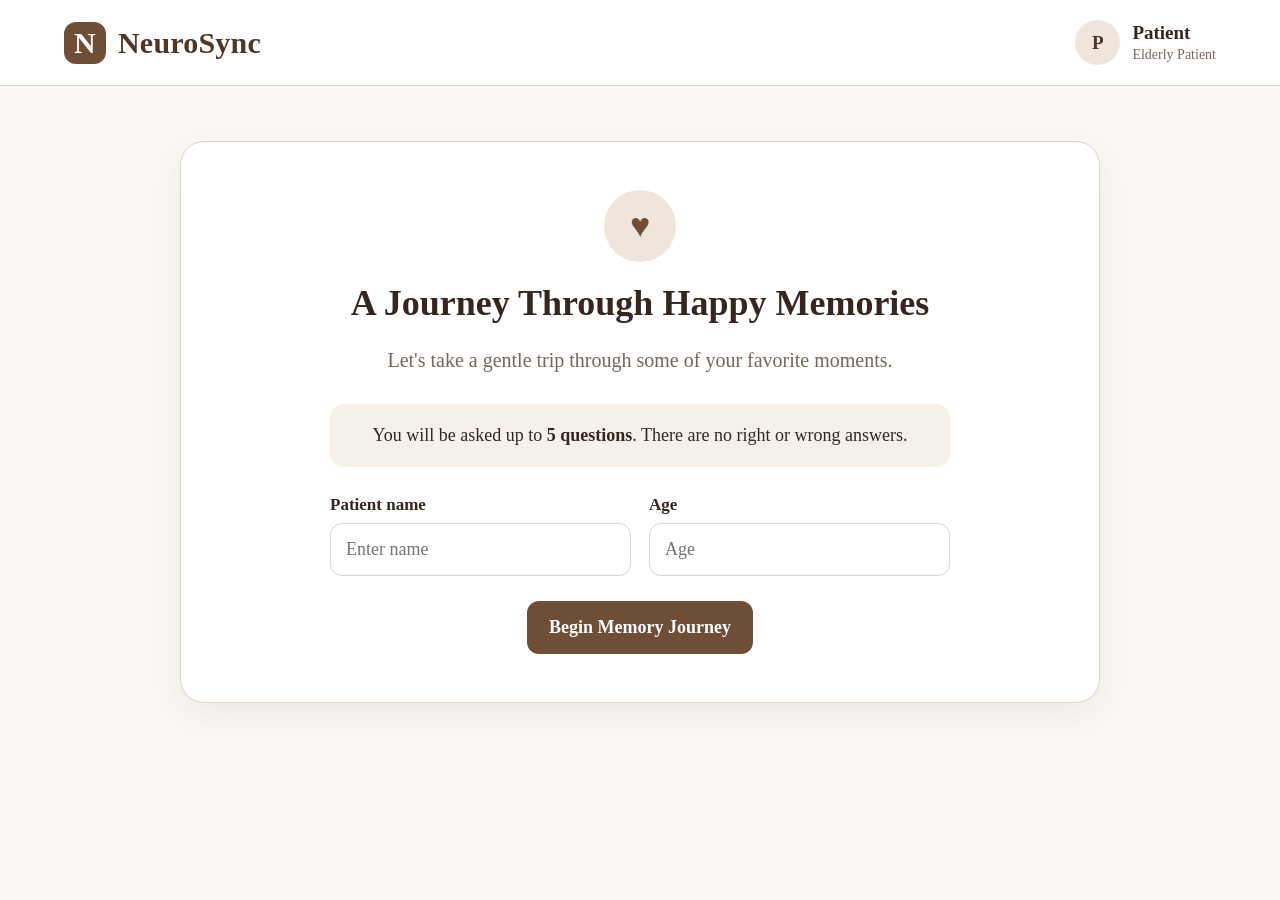
<file: NeuroSync_Memory_Journey_fixed/index.html>
<!DOCTYPE html>
<html lang="en">
<head>
  <meta charset="UTF-8">
  <meta name="viewport" content="width=device-width, initial-scale=1.0">
  <title>NeuroSync — Memory Journey</title>
  <link rel="stylesheet" href="style.css">
</head>
<body>
  <header class="topbar">
    <div class="brand"><span class="brand-mark">N</span> NeuroSync</div>
    <div class="patient-profile">
      <div class="avatar">P</div>
      <div><strong id="patientName">Patient</strong><small id="patientAge">Elderly Patient</small></div>
    </div>
  </header>

  <main class="app">
    <section id="welcomeScreen" class="card welcome">
      <div class="welcome-icon">♥</div>
      <h1>A Journey Through Happy Memories</h1>
      <p>Let's take a gentle trip through some of your favorite moments.</p>
      <div class="notice">You will be asked up to <strong>5 questions</strong>. There are no right or wrong answers.</div>
      <div class="patient-form">
        <label>Patient name <input id="nameInput" placeholder="Enter name"></label>
        <label>Age <input id="ageInput" type="number" min="50" max="110" placeholder="Age"></label>
      </div>
      <button id="startBtn" class="primary">Begin Memory Journey</button>
    </section>

    <section id="gameScreen" class="card game hidden">
      <div class="progress-row">
        <span id="progressText">Question 1 of 5</span>
        <span id="timer">0:00</span>
      </div>
      <div class="progress"><div id="progressBar"></div></div>

      <div class="question-area">
        <div class="speaker-row">
          <span class="small-label">MEMORY QUESTION</span>
          <button id="speakBtn" class="speak" aria-label="Read question aloud">🔊 Read Aloud</button>
        </div>
        <h2 id="questionText"></h2>
        <p class="encourage">Take your time. When you are ready, tell us your memory.</p>

        <div id="recordingState" class="recording hidden">
          <span class="pulse"></span> Listening… speak naturally.
        </div>
        <div id="answerBox" class="answer-box">Your spoken answer will appear here…</div>

        <div class="controls">
          <button id="recordBtn" class="primary">🎙 Start Answering</button>
          <button id="skipBtn" class="secondary">Skip Question</button>
        </div>
        <p id="speechHelp" class="help">Allow microphone access when your browser asks.</p>
      </div>
    </section>

    <section id="reportScreen" class="card report hidden">
      <div class="report-icon">✓</div>
      <h1>Memory Journey Complete</h1>
      <p class="report-sub">Thank you for sharing those memories.</p>

      <div class="stats">
        <div><strong id="answeredStat">0</strong><span>Answered</span></div>
        <div><strong id="skippedStat">0</strong><span>Skipped</span></div>
        <div><strong id="avgStat">0s</strong><span>Average answer time</span></div>
        <div><strong id="nervousStat">Low</strong><span>Nervousness*</span></div>
      </div>

      <div class="report-note">
        <strong>*Nervousness is an interaction estimate, not a medical diagnosis.</strong>
        It is based on observable session signals such as unusually long pauses, repeated starts/stops,
        and skipped questions. A clinician should interpret the results.
      </div>

      <div id="detailList" class="details"></div>
      <button id="pdfBtn" class="primary">📄 Create PDF Report</button>
      <button id="restartBtn" class="secondary">Start Another Session</button>
    </section>
  </main>

  <script src="app.js"></script>
</body>
</html>
</file>
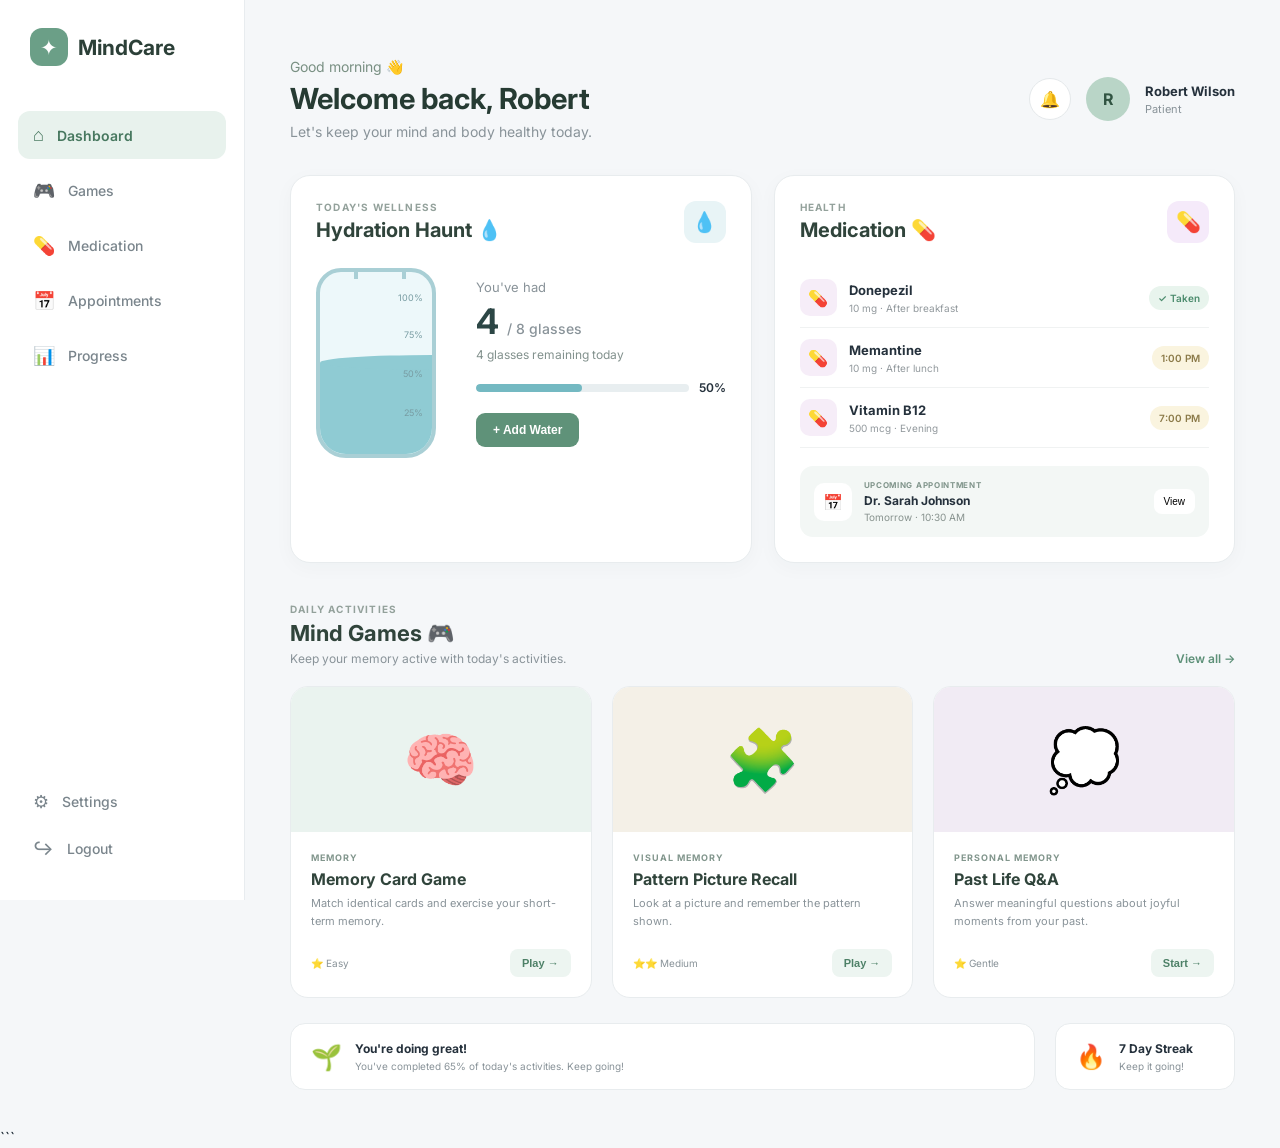
<file: Patient/patient-dashboard.html>
```html
<!DOCTYPE html>
<html lang="en">
<head>
    <meta charset="UTF-8">
    <meta name="viewport" content="width=device-width, initial-scale=1.0">

    <title>Patient Dashboard</title>

    <link rel="stylesheet" href="patient-dashoard.css">

    <!-- Google Font -->
    <link rel="preconnect" href="https://fonts.googleapis.com">
    <link rel="preconnect" href="https://fonts.gstatic.com" crossorigin>
    <link href="https://fonts.googleapis.com/css2?family=Inter:wght@400;500;600;700&display=swap" rel="stylesheet">
</head>

<body>

    <!-- Sidebar -->
    <aside class="sidebar">

        <div class="logo">
            <div class="logo-icon">✦</div>
            <h2>MindCare</h2>
        </div>

        <nav class="navigation">
            <a href="#" class="nav-item active">
                <span>⌂</span>
                Dashboard
            </a>

            <a href="#" class="nav-item">
                <span>🎮</span>
                Games
            </a>

            <a href="#" class="nav-item">
                <span>💊</span>
                Medication
            </a>

            <a href="#" class="nav-item">
                <span>📅</span>
                Appointments
            </a>

            <a href="#" class="nav-item">
                <span>📊</span>
                Progress
            </a>
        </nav>

        <div class="sidebar-bottom">
            <a href="#" class="nav-item">
                <span>⚙</span>
                Settings
            </a>

            <a href="#" class="nav-item">
                <span>↪</span>
                Logout
            </a>
        </div>

    </aside>


    <!-- Main Content -->
    <main class="main-content">

        <!-- Header -->
        <header class="topbar">

            <div>
                <p class="greeting">Good morning 👋</p>
                <h1>Welcome back, Robert</h1>
                <p class="subtitle">
                    Let's keep your mind and body healthy today.
                </p>
            </div>

            <div class="profile">
                <div class="notification">🔔</div>

                <div class="profile-image">
                    R
                </div>

                <div class="profile-info">
                    <strong>Robert Wilson</strong>
                    <span>Patient</span>
                </div>
            </div>

        </header>


        <!-- Dashboard Cards -->
        <section class="dashboard-grid">


            <!-- Hydration Card -->
            <div class="card hydration-card">

                <div class="card-header">
                    <div>
                        <span class="card-label">TODAY'S WELLNESS</span>
                        <h2>Hydration Haunt 💧</h2>
                    </div>

                    <div class="card-icon water-icon">
                        💧
                    </div>
                </div>


                <div class="hydration-content">

                    <!-- Water Bottle -->
                    <div class="water-bottle">

                        <div class="water-fill">
                            <div class="wave"></div>
                        </div>

                        <div class="bottle-mark mark-1">100%</div>
                        <div class="bottle-mark mark-2">75%</div>
                        <div class="bottle-mark mark-3">50%</div>
                        <div class="bottle-mark mark-4">25%</div>

                    </div>


                    <div class="hydration-info">

                        <p class="water-label">
                            You've had
                        </p>

                        <div class="water-number">
                            4 <span>/ 8 glasses</span>
                        </div>

                        <p class="water-remaining">
                            4 glasses remaining today
                        </p>


                        <div class="progress-container">

                            <div class="progress-bar">
                                <div class="progress-fill"></div>
                            </div>

                            <span>50%</span>

                        </div>


                        <button class="primary-button">
                            + Add Water
                        </button>

                    </div>

                </div>

            </div>



            <!-- Medication Card -->
            <div class="card medication-card">

                <div class="card-header">

                    <div>
                        <span class="card-label">HEALTH</span>
                        <h2>Medication 💊</h2>
                    </div>

                    <div class="card-icon medicine-icon">
                        💊
                    </div>

                </div>


                <!-- Medicine 1 -->
                <div class="medicine-item">

                    <div class="medicine-icon-box">
                        💊
                    </div>

                    <div class="medicine-details">
                        <strong>Donepezil</strong>
                        <span>10 mg · After breakfast</span>
                    </div>

                    <div class="medicine-status taken">
                        ✓ Taken
                    </div>

                </div>


                <!-- Medicine 2 -->
                <div class="medicine-item">

                    <div class="medicine-icon-box">
                        💊
                    </div>

                    <div class="medicine-details">
                        <strong>Memantine</strong>
                        <span>10 mg · After lunch</span>
                    </div>

                    <div class="medicine-status upcoming">
                        1:00 PM
                    </div>

                </div>


                <!-- Medicine 3 -->
                <div class="medicine-item">

                    <div class="medicine-icon-box">
                        💊
                    </div>

                    <div class="medicine-details">
                        <strong>Vitamin B12</strong>
                        <span>500 mcg · Evening</span>
                    </div>

                    <div class="medicine-status upcoming">
                        7:00 PM
                    </div>

                </div>


                <!-- Appointment -->
                <div class="appointment">

                    <div class="appointment-icon">
                        📅
                    </div>

                    <div class="appointment-info">
                        <span>UPCOMING APPOINTMENT</span>
                        <strong>Dr. Sarah Johnson</strong>
                        <p>Tomorrow · 10:30 AM</p>
                    </div>

                    <button class="appointment-button">
                        View
                    </button>

                </div>

            </div>

        </section>



        <!-- Games Section -->
        <section class="games-section">

            <div class="section-heading">

                <div>
                    <span class="card-label">DAILY ACTIVITIES</span>
                    <h2>Mind Games 🎮</h2>
                    <p>
                        Keep your memory active with today's activities.
                    </p>
                </div>

                <a href="#" class="view-all">
                    View all →
                </a>

            </div>


            <div class="games-grid">


                <!-- Memory Card Game -->
                <div class="game-card memory-game">

                    <div class="game-image">
                        🧠
                    </div>

                    <div class="game-content">

                        <span class="game-category">
                            MEMORY
                        </span>

                        <h3>Memory Card Game</h3>

                        <p>
                            Match identical cards and exercise your short-term memory.
                        </p>

                        <div class="game-footer">

                            <span class="difficulty">
                                ⭐ Easy
                            </span>

                            <button class="play-button">
                                Play →
                            </button>

                        </div>

                    </div>

                </div>



                <!-- Pattern Recall -->
                <div class="game-card pattern-game">

                    <div class="game-image">
                        🧩
                    </div>

                    <div class="game-content">

                        <span class="game-category">
                            VISUAL MEMORY
                        </span>

                        <h3>Pattern Picture Recall</h3>

                        <p>
                            Look at a picture and remember the pattern shown.
                        </p>

                        <div class="game-footer">

                            <span class="difficulty">
                                ⭐⭐ Medium
                            </span>

                            <button class="play-button">
                                Play →
                            </button>

                        </div>

                    </div>

                </div>



                <!-- Past Life Questions -->
                <div class="game-card life-game">

                    <div class="game-image">
                        💭
                    </div>

                    <div class="game-content">

                        <span class="game-category">
                            PERSONAL MEMORY
                        </span>

                        <h3>Past Life Q&A</h3>

                        <p>
                            Answer meaningful questions about joyful moments from your past.
                        </p>

                        <div class="game-footer">

                            <span class="difficulty">
                                ⭐ Gentle
                            </span>

                            <button class="play-button">
                                Start →
                            </button>

                        </div>

                    </div>

                </div>

            </div>

        </section>



        <!-- Daily Progress -->
        <section class="bottom-section">

            <div class="daily-message">

                <div class="message-icon">
                    🌱
                </div>

                <div>
                    <strong>You're doing great!</strong>
                    <p>
                        You've completed 65% of today's activities.
                        Keep going!
                    </p>
                </div>

            </div>

            <div class="streak">
                <span>🔥</span>
                <div>
                    <strong>7 Day Streak</strong>
                    <small>Keep it going!</small>
                </div>
            </div>

        </section>

    </main>

</body>
</html>
```
</file>
<file: NeuroSync_Memory_Journey_fixed/style.css>
* { box-sizing: border-box; }
:root {
  --brown: #6f4e37;
  --brown-dark: #4f3626;
  --brown-light: #efe5da;
  --cream: #fbf8f4;
  --white: #fff;
  --text: #35271f;
  --muted: #75675d;
  --border: #ded2c7;
}
body {
  margin: 0; min-height: 100vh; background: var(--cream); color: var(--text);
  font-family: Georgia, "Times New Roman", serif;
}
.topbar {
  height: 86px; background: var(--white); border-bottom: 1px solid var(--border);
  display:flex; align-items:center; justify-content:space-between; padding: 0 5vw;
}
.brand { font-size: 30px; font-weight: 700; color: var(--brown-dark); letter-spacing:.2px; display:flex; align-items:center; gap:12px; }
.brand-mark { width:42px; height:42px; display:grid; place-items:center; border-radius:12px; background:var(--brown); color:white; }
.patient-profile { display:flex; align-items:center; gap:12px; font-size:19px; }
.patient-profile small { display:block; color:var(--muted); font-size:14px; margin-top:3px; }
.avatar { width:45px; height:45px; border-radius:50%; display:grid; place-items:center; background:var(--brown-light); color:var(--brown-dark); font-weight:bold; }
.app { width:min(920px, 92vw); margin:55px auto; }
.card { background:white; border:1px solid var(--border); border-radius:24px; box-shadow:0 12px 35px rgba(79,54,38,.08); padding:48px; }
.welcome { text-align:center; }
.welcome-icon, .report-icon { width:72px; height:72px; border-radius:50%; background:var(--brown-light); color:var(--brown); display:grid; place-items:center; font-size:34px; margin:0 auto 20px; }
h1 { font-size:36px; line-height:1.2; margin:10px 0 14px; }
.welcome p, .report-sub { font-size:20px; color:var(--muted); line-height:1.55; }
.notice { margin:28px auto; padding:18px; max-width:620px; border-radius:14px; background:#f6f0ea; font-size:18px; line-height:1.5; }
.patient-form { display:flex; gap:18px; max-width:620px; margin:25px auto; text-align:left; }
label { flex:1; font-size:17px; font-weight:bold; }
input { width:100%; margin-top:8px; padding:15px; border:1px solid var(--border); border-radius:12px; font-size:18px; font-family:inherit; }
button { border:0; border-radius:12px; padding:16px 22px; font:700 18px Georgia,serif; cursor:pointer; }
.primary { background:var(--brown); color:white; }
.primary:hover { background:var(--brown-dark); }
.secondary { background:#f2ebe4; color:var(--brown-dark); }
.hidden { display:none !important; }
.progress-row { display:flex; justify-content:space-between; color:var(--muted); font-size:17px; margin-bottom:10px; }
.progress { height:10px; background:#eee4db; border-radius:10px; overflow:hidden; }
.progress div { height:100%; width:20%; background:var(--brown); transition:.3s; }
.question-area { padding-top:42px; text-align:center; }
.speaker-row { display:flex; justify-content:space-between; align-items:center; }
.small-label { color:var(--brown); font-weight:bold; letter-spacing:1.4px; font-size:13px; }
.speak { padding:11px 16px; background:#f3ece5; color:var(--brown-dark); font-size:16px; }
#questionText { font-size:34px; line-height:1.4; margin:28px auto 16px; max-width:760px; }
.encourage { color:var(--muted); font-size:18px; }
.answer-box { min-height:120px; margin:28px auto; padding:25px; border:2px dashed var(--border); border-radius:16px; text-align:left; color:var(--muted); font-size:20px; line-height:1.55; }
.answer-box.has-answer { color:var(--text); background:#fcfaf8; border-style:solid; }
.controls { display:flex; justify-content:center; gap:14px; flex-wrap:wrap; }
.help { color:var(--muted); font-size:14px; }
.recording { margin:15px 0; color:var(--brown); font-weight:bold; }
.pulse { display:inline-block; width:12px; height:12px; background:var(--brown); border-radius:50%; margin-right:7px; animation:pulse 1s infinite; }
@keyframes pulse { 50% { opacity:.25; transform:scale(.7); } }
.report { text-align:center; }
.stats { display:grid; grid-template-columns:repeat(4,1fr); gap:12px; margin:32px 0; }
.stats div { background:#f7f1eb; border-radius:16px; padding:20px 10px; }
.stats strong { display:block; color:var(--brown-dark); font-size:29px; margin-bottom:7px; }
.stats span { color:var(--muted); font-size:14px; }
.report-note { text-align:left; background:#fbf8f4; border-left:4px solid var(--brown); padding:15px 18px; line-height:1.5; color:var(--muted); }
.details { text-align:left; margin:28px 0; }
.detail { padding:15px 0; border-bottom:1px solid #eee5dd; }
.detail strong { color:var(--brown-dark); }
.report > button { margin:5px; }
@media(max-width:650px) {
  .topbar { padding:0 20px; height:74px; } .brand { font-size:24px; }
  .brand-mark { width:36px; height:36px; } .patient-profile { font-size:16px; }
  .app { margin:25px auto; } .card { padding:26px 20px; border-radius:18px; }
  h1 { font-size:29px; } #questionText { font-size:27px; }
  .patient-form, .stats { grid-template-columns:1fr; display:grid; }
}
</file>
<file: Patient/patient-dashoard.css>
* {
    margin: 0;
    padding: 0;
    box-sizing: border-box;
}

body {
    font-family: "Inter", sans-serif;
    background: #f5f7f9;
    color: #25313c;
}


/* =========================
   SIDEBAR
========================= */

.sidebar {
    position: fixed;
    left: 0;
    top: 0;

    width: 245px;
    height: 100vh;

    background: #ffffff;

    border-right: 1px solid #e8ecef;

    padding: 28px 18px;

    display: flex;
    flex-direction: column;
}

.logo {
    display: flex;
    align-items: center;
    gap: 10px;

    padding: 0 12px;
    margin-bottom: 45px;
}

.logo-icon {
    width: 38px;
    height: 38px;

    border-radius: 12px;

    background: #6b9f87;
    color: white;

    display: flex;
    align-items: center;
    justify-content: center;

    font-size: 21px;
}

.logo h2 {
    font-size: 21px;
    color: #2c4038;
}

.navigation {
    display: flex;
    flex-direction: column;
    gap: 8px;
}

.nav-item {
    text-decoration: none;
    color: #7a858c;

    padding: 13px 15px;

    border-radius: 12px;

    display: flex;
    align-items: center;
    gap: 13px;

    font-size: 14px;
    font-weight: 500;

    transition: 0.2s;
}

.nav-item span {
    font-size: 18px;
}

.nav-item:hover {
    background: #f0f6f3;
    color: #4c8068;
}

.nav-item.active {
    background: #e8f2ed;
    color: #47785f;
    font-weight: 600;
}

.sidebar-bottom {
    margin-top: auto;
}


/* =========================
   MAIN CONTENT
========================= */

.main-content {
    margin-left: 245px;

    padding: 38px 45px;

    max-width: 1600px;
}


/* =========================
   TOP BAR
========================= */

.topbar {
    display: flex;
    justify-content: space-between;
    align-items: center;

    margin-bottom: 35px;
}

.greeting {
    font-size: 14px;
    color: #799083;

    margin-bottom: 6px;
}

.topbar h1 {
    font-size: 29px;
    color: #263b33;

    margin-bottom: 7px;
}

.subtitle {
    font-size: 14px;
    color: #899399;
}

.profile {
    display: flex;
    align-items: center;
    gap: 15px;
}

.notification {
    width: 42px;
    height: 42px;

    background: white;

    border: 1px solid #e5e9eb;

    border-radius: 50%;

    display: flex;
    align-items: center;
    justify-content: center;

    cursor: pointer;
}

.profile-image {
    width: 44px;
    height: 44px;

    border-radius: 50%;

    background: #b9d5c7;

    display: flex;
    align-items: center;
    justify-content: center;

    color: #315442;
    font-weight: 700;
}

.profile-info {
    display: flex;
    flex-direction: column;

    gap: 3px;
}

.profile-info strong {
    font-size: 13px;
}

.profile-info span {
    font-size: 11px;
    color: #899399;
}


/* =========================
   DASHBOARD GRID
========================= */

.dashboard-grid {
    display: grid;

    grid-template-columns: 1fr 1fr;

    gap: 22px;
}

.card {
    background: white;

    border-radius: 20px;

    padding: 25px;

    border: 1px solid #e8ecee;

    box-shadow: 0 5px 20px rgba(40, 60, 50, 0.03);
}

.card-header {
    display: flex;
    align-items: flex-start;
    justify-content: space-between;

    margin-bottom: 25px;
}

.card-label {
    font-size: 10px;
    letter-spacing: 1.2px;

    color: #93a19b;

    font-weight: 700;
}

.card h2 {
    font-size: 20px;
    margin-top: 5px;

    color: #30443b;
}

.card-icon {
    width: 42px;
    height: 42px;

    border-radius: 12px;

    display: flex;
    align-items: center;
    justify-content: center;

    font-size: 20px;
}

.water-icon {
    background: #e8f4f6;
}

.medicine-icon {
    background: #f5eafa;
}


/* =========================
   HYDRATION
========================= */

.hydration-content {
    display: flex;
    align-items: center;

    gap: 40px;
}

.water-bottle {
    position: relative;

    width: 120px;
    height: 190px;

    border: 4px solid #a9cfd5;

    border-radius: 25px 25px 30px 30px;

    overflow: hidden;

    background: #edf8fa;

    flex-shrink: 0;
}

.water-bottle::before {
    content: "";

    position: absolute;

    top: -17px;
    left: 34px;

    width: 44px;
    height: 20px;

    border: 4px solid #a9cfd5;

    border-bottom: none;

    border-radius: 8px 8px 0 0;

    background: #edf8fa;
}

.water-fill {
    position: absolute;

    bottom: 0;
    left: 0;

    width: 100%;
    height: 50%;

    background: #8fcbd3;
}

.wave {
    position: absolute;

    top: -8px;

    width: 200%;

    height: 15px;

    background: #8fcbd3;

    border-radius: 50%;
}

.bottle-mark {
    position: absolute;

    right: 9px;

    font-size: 9px;

    color: #789ca2;
}

.mark-1 {
    top: 20px;
}

.mark-2 {
    top: 57px;
}

.mark-3 {
    top: 96px;
}

.mark-4 {
    top: 135px;
}

.hydration-info {
    flex: 1;
}

.water-label {
    color: #899399;
    font-size: 13px;
}

.water-number {
    font-size: 35px;
    font-weight: 700;

    color: #2c4645;

    margin: 5px 0;
}

.water-number span {
    font-size: 14px;

    color: #899399;

    font-weight: 500;
}

.water-remaining {
    font-size: 12px;
    color: #82918d;

    margin-bottom: 18px;
}

.progress-container {
    display: flex;
    align-items: center;

    gap: 10px;

    margin-bottom: 18px;
}

.progress-container span {
    font-size: 12px;
    font-weight: 600;
}

.progress-bar {
    height: 8px;

    background: #e8eef0;

    border-radius: 20px;

    flex: 1;

    overflow: hidden;
}

.progress-fill {
    width: 50%;
    height: 100%;

    background: #74b9c2;

    border-radius: 20px;
}

.primary-button {
    border: none;

    background: #5f9279;
    color: white;

    padding: 10px 17px;

    border-radius: 9px;

    font-size: 12px;
    font-weight: 600;

    cursor: pointer;
}

.primary-button:hover {
    background: #4f8068;
}


/* =========================
   MEDICATION
========================= */

.medicine-item {
    display: flex;
    align-items: center;

    gap: 12px;

    padding: 11px 0;

    border-bottom: 1px solid #f0f2f2;
}

.medicine-icon-box {
    width: 37px;
    height: 37px;

    border-radius: 10px;

    background: #f6edf8;

    display: flex;
    align-items: center;
    justify-content: center;

    font-size: 16px;
}

.medicine-details {
    display: flex;
    flex-direction: column;

    gap: 4px;

    flex: 1;
}

.medicine-details strong {
    font-size: 13px;
}

.medicine-details span {
    font-size: 10px;
    color: #92999d;
}

.medicine-status {
    font-size: 10px;

    font-weight: 600;

    padding: 6px 9px;

    border-radius: 20px;
}

.taken {
    color: #4b8b6c;
    background: #e8f4ed;
}

.upcoming {
    color: #8b7a49;
    background: #faf4df;
}


/* =========================
   APPOINTMENT
========================= */

.appointment {
    margin-top: 18px;

    padding: 14px;

    border-radius: 13px;

    background: #f3f7f5;

    display: flex;
    align-items: center;

    gap: 12px;
}

.appointment-icon {
    width: 38px;
    height: 38px;

    border-radius: 10px;

    background: white;

    display: flex;
    align-items: center;
    justify-content: center;
}

.appointment-info {
    flex: 1;

    display: flex;
    flex-direction: column;

    gap: 3px;
}

.appointment-info span {
    font-size: 8px;

    letter-spacing: 0.7px;

    color: #80958b;

    font-weight: 700;
}

.appointment-info strong {
    font-size: 12px;
}

.appointment-info p {
    font-size: 10px;

    color: #87928e;
}

.appointment-button {
    border: none;

    background: white;

    border-radius: 8px;

    padding: 7px 10px;

    font-size: 10px;

    cursor: pointer;
}


/* =========================
   GAMES
========================= */

.games-section {
    margin-top: 40px;
}

.section-heading {
    display: flex;

    justify-content: space-between;
    align-items: flex-end;

    margin-bottom: 20px;
}

.section-heading h2 {
    font-size: 22px;

    color: #30443b;

    margin-top: 5px;
}

.section-heading p {
    color: #899399;

    font-size: 12px;

    margin-top: 5px;
}

.view-all {
    text-decoration: none;

    color: #5d9078;

    font-size: 12px;

    font-weight: 600;
}

.games-grid {
    display: grid;

    grid-template-columns: repeat(3, 1fr);

    gap: 20px;
}

.game-card {
    background: white;

    border-radius: 18px;

    overflow: hidden;

    border: 1px solid #e8ecee;

    transition: 0.25s;
}

.game-card:hover {
    transform: translateY(-4px);

    box-shadow: 0 10px 25px rgba(40, 60, 50, 0.08);
}

.game-image {
    height: 145px;

    display: flex;
    align-items: center;
    justify-content: center;

    font-size: 60px;

    background: #eaf3ef;
}

.pattern-game .game-image {
    background: #f4f0e7;
}

.life-game .game-image {
    background: #f1ebf4;
}

.game-content {
    padding: 20px;
}

.game-category {
    font-size: 9px;

    letter-spacing: 1px;

    color: #82968d;

    font-weight: 700;
}

.game-content h3 {
    font-size: 16px;

    margin: 6px 0;

    color: #30443b;
}

.game-content p {
    font-size: 11px;

    color: #899399;

    line-height: 1.6;

    min-height: 36px;
}

.game-footer {
    display: flex;

    align-items: center;

    justify-content: space-between;

    margin-top: 18px;
}

.difficulty {
    font-size: 10px;

    color: #899399;
}

.play-button {
    border: none;

    background: #edf5f1;

    color: #4d8067;

    padding: 8px 12px;

    border-radius: 8px;

    font-size: 11px;

    font-weight: 600;

    cursor: pointer;
}

.play-button:hover {
    background: #dfeee7;
}


/* =========================
   BOTTOM SECTION
========================= */

.bottom-section {
    display: flex;

    gap: 20px;

    margin-top: 25px;
}

.daily-message,
.streak {
    background: white;

    border: 1px solid #e8ecee;

    border-radius: 15px;

    padding: 17px 20px;

    display: flex;
    align-items: center;

    gap: 13px;
}

.daily-message {
    flex: 1;
}

.message-icon {
    font-size: 25px;
}

.daily-message strong,
.streak strong {
    font-size: 12px;
}

.daily-message p,
.streak small {
    display: block;

    color: #899399;

    font-size: 10px;

    margin-top: 4px;
}

.streak {
    min-width: 180px;
}

.streak > span {
    font-size: 24px;
}


/* =========================
   RESPONSIVE
========================= */

@media (max-width: 1100px) {

    .sidebar {
        width: 210px;
    }

    .main-content {
        margin-left: 210px;

        padding: 30px;
    }

    .dashboard-grid {
        grid-template-columns: 1fr;
    }

    .games-grid {
        grid-template-columns: 1fr 1fr;
    }
}


@media (max-width: 800px) {

    .sidebar {
        position: relative;

        width: 100%;
        height: auto;

        padding: 15px;

        border-right: none;
        border-bottom: 1px solid #e8ecef;
    }

    .logo {
        margin-bottom: 15px;
    }

    .navigation {
        flex-direction: row;

        overflow-x: auto;
    }

    .sidebar-bottom {
        display: none;
    }

    .main-content {
        margin-left: 0;

        padding: 25px 18px;
    }

    .topbar {
        align-items: flex-start;
    }

    .profile-info {
        display: none;
    }

    .games-grid {
        grid-template-columns: 1fr;
    }

    .bottom-section {
        flex-direction: column;
    }
}


@media (max-width: 550px) {

    .topbar h1 {
        font-size: 23px;
    }

    .hydration-content {
        flex-direction: column;
        text-align: center;
    }

    .progress-container {
        text-align: left;
    }

    .profile {
        gap: 7px;
    }

    .appointment {
        align-items: flex-start;
    }
}
</file>
